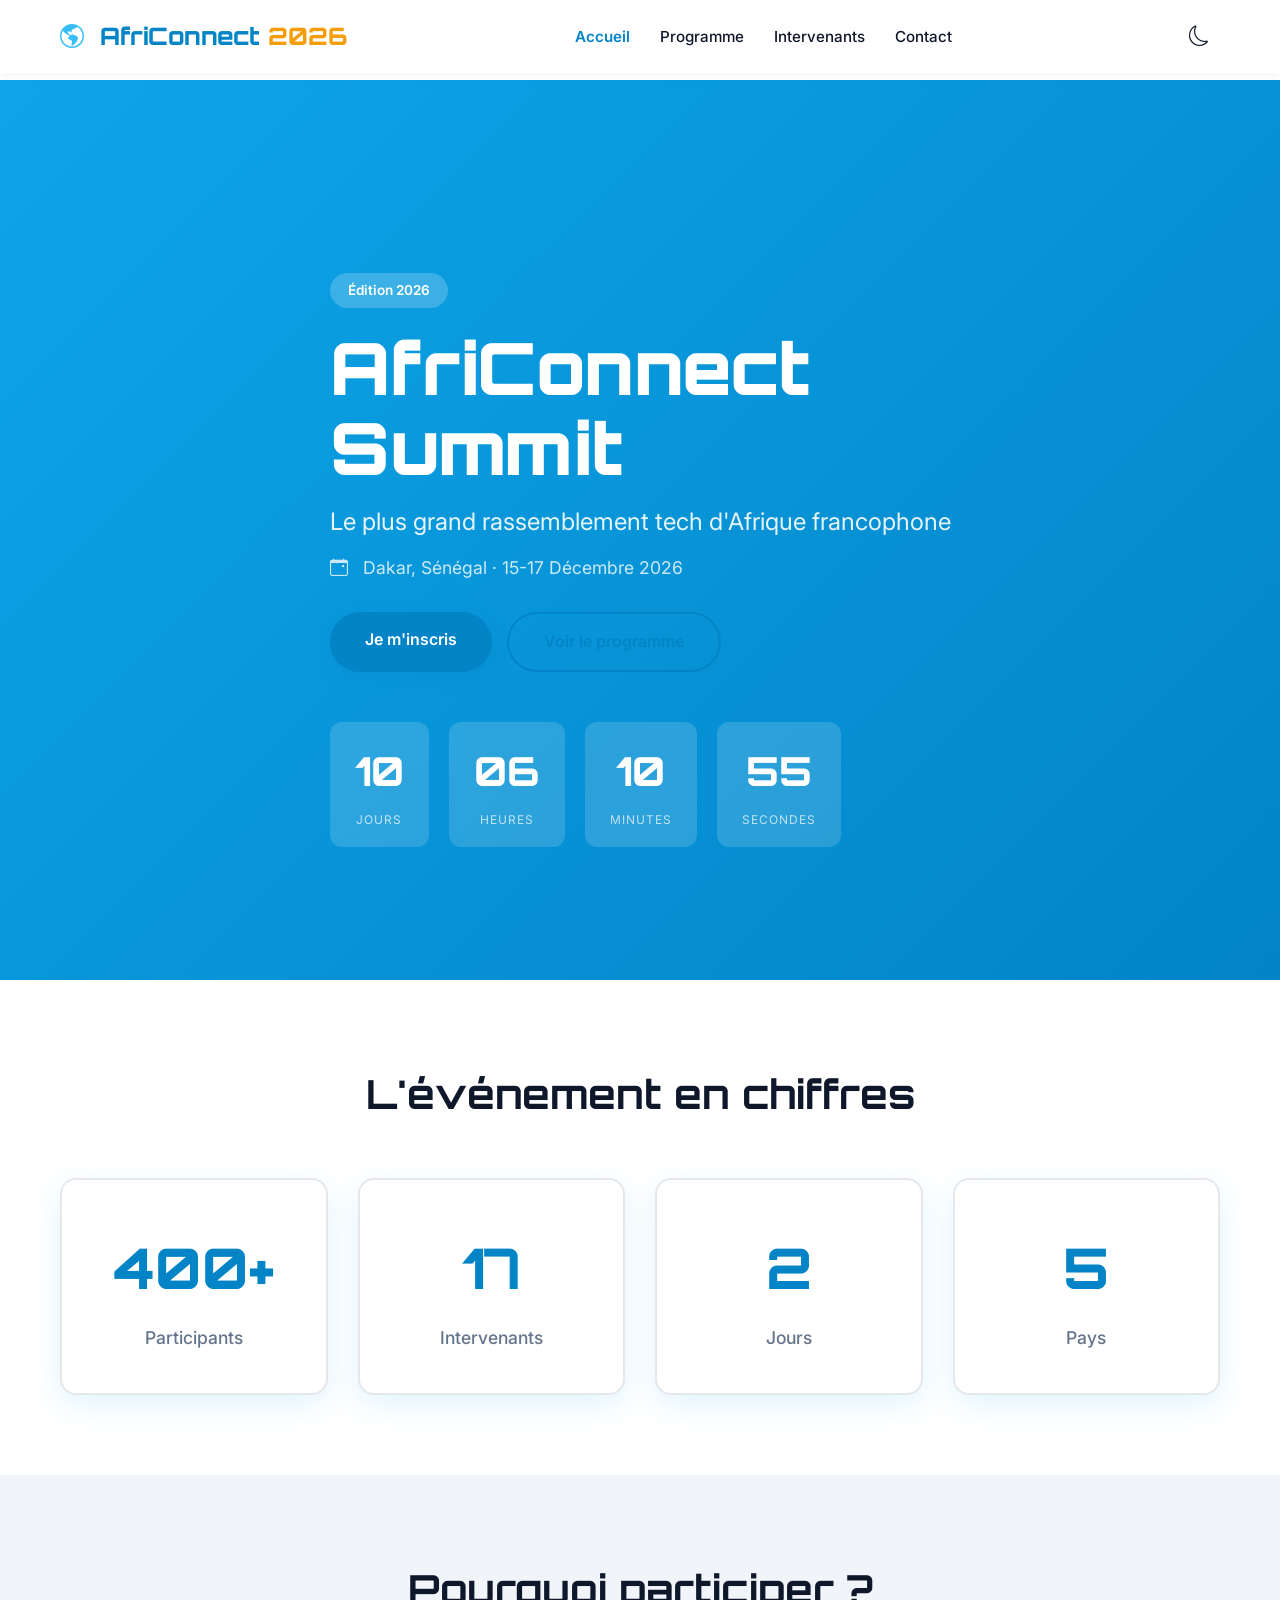
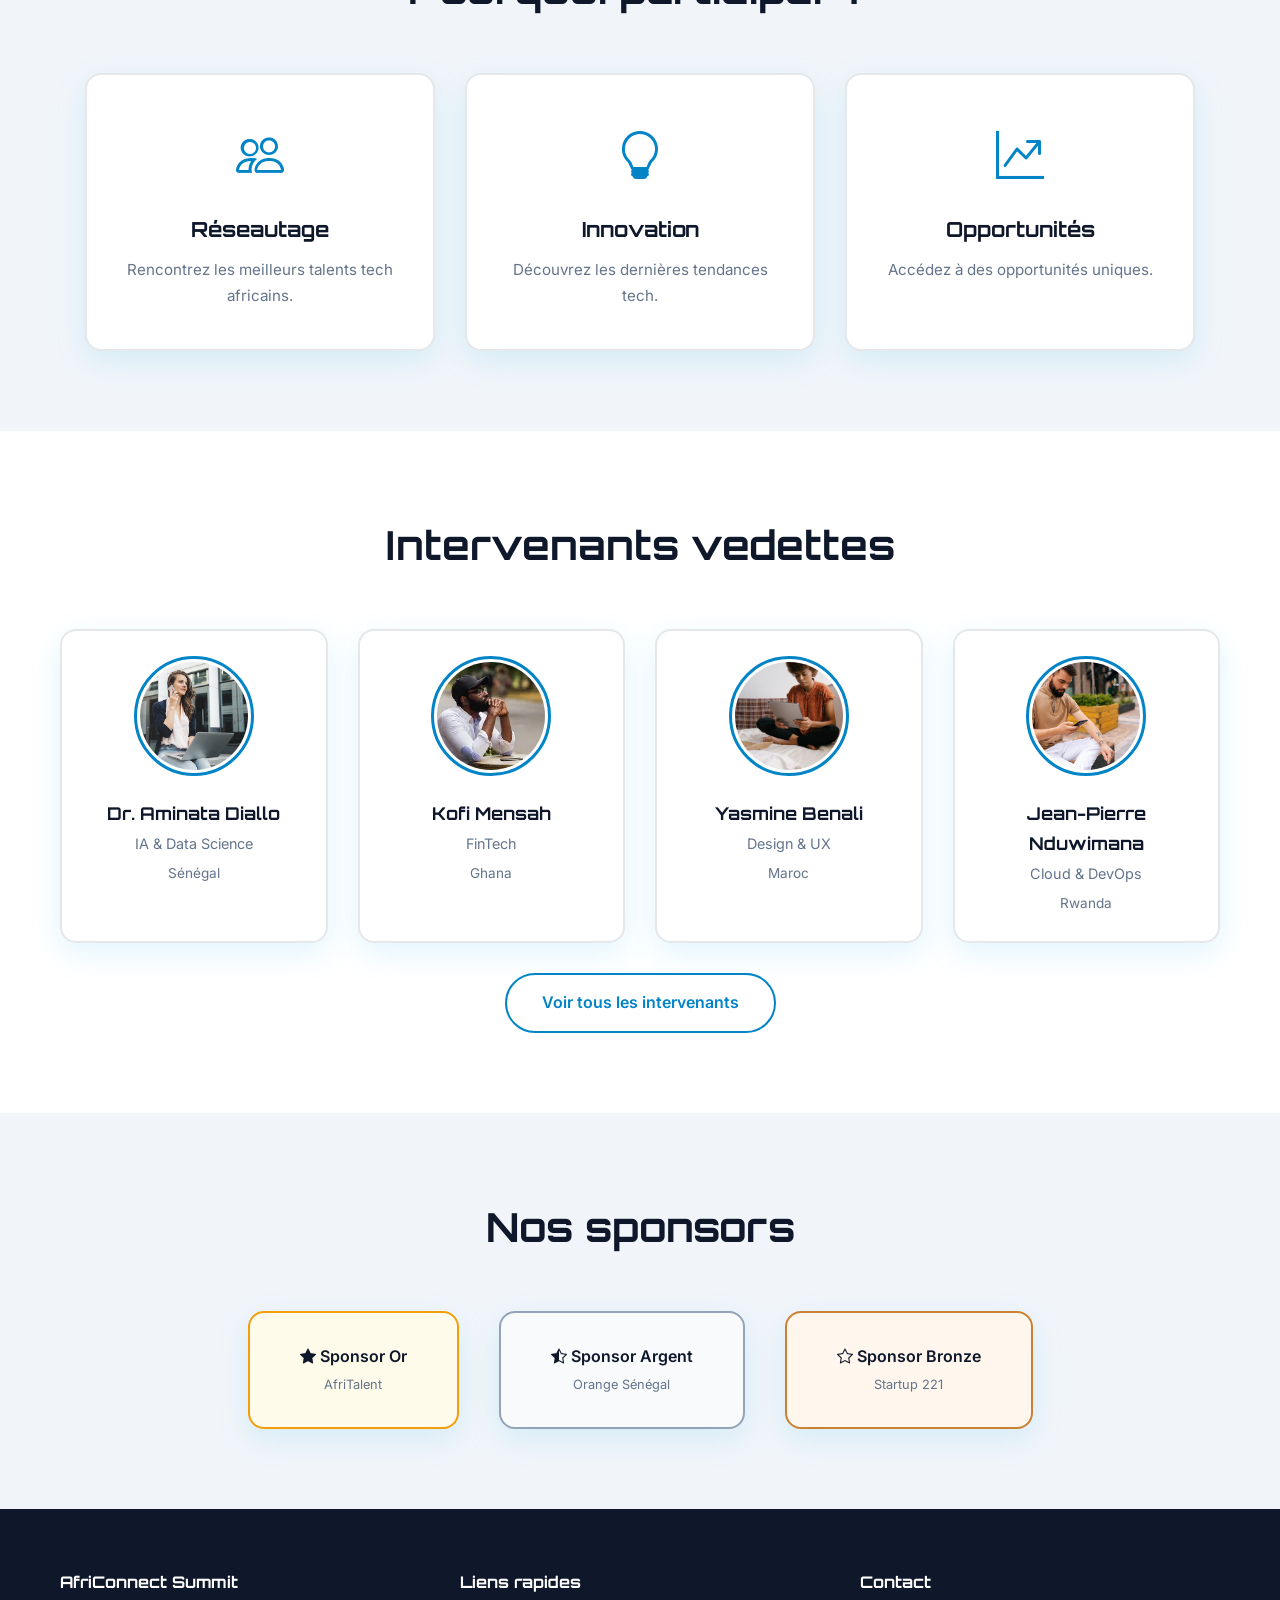
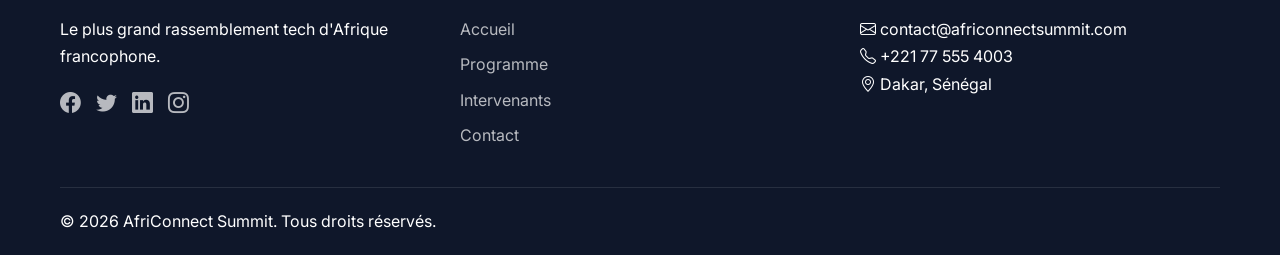
<file: index.html>
<!DOCTYPE html>
<html lang="fr">
<head>
    <meta charset="UTF-8">
    <meta name="viewport" content="width=device-width, initial-scale=1.0">
    <title>AfriConnect Summit 2026</title>
    <link href="https://fonts.googleapis.com/css2?family=Orbitron:wght@400;700;800;900&family=Inter:wght@300;400;600;700&display=swap" rel="stylesheet">
    <link rel="stylesheet" href="https://cdn.jsdelivr.net/npm/bootstrap-icons@1.11.3/font/bootstrap-icons.css">
    <link rel="stylesheet" href="css/style.css">
</head>
<body>

    <!-- ===== NAVBAR ===== -->
    <nav class="navbar" id="mainNav">
        <div class="container">
            <a class="navbar-brand" href="index.html"><i class="bi bi-globe-americas"></i> AfriConnect <span>2026</span></a>
            <button class="navbar-toggler" id="navToggle"><i class="bi bi-list"></i></button>
            <ul class="nav-menu" id="navMenu">
                <li><a href="index.html" class="active">Accueil</a></li>
                <li><a href="programme.html">Programme</a></li>
                <li><a href="intervenants.html">Intervenants</a></li>
                <li><a href="contact.html">Contact</a></li>
            </ul>
            <button class="dark-toggle" id="darkModeToggle"><i class="bi bi-moon"></i></button>
        </div>
    </nav>

    <!-- ===== HERO ===== -->
    <section class="hero">
        <div class="container">
            <div class="hero-content">
                <span class="hero-badge">Édition 2026</span>
                <h1 class="hero-title">AfriConnect<br>Summit</h1>
                <p class="hero-subtitle">Le plus grand rassemblement tech d'Afrique francophone</p>
                <p class="hero-dates"><i class="bi bi-calendar-event"></i> Dakar, Sénégal · 15-17 Décembre 2026</p>
                <div class="hero-buttons">
                    <a href="contact.html" class="btn btn-primary">Je m'inscris</a>
                    <a href="programme.html" class="btn btn-outline">Voir le programme</a>
                </div>
                <div class="countdown">
                    <div class="countdown-item"><span class="countdown-number" id="days">00</span><span class="countdown-label">Jours</span></div>
                    <div class="countdown-item"><span class="countdown-number" id="hours">00</span><span class="countdown-label">Heures</span></div>
                    <div class="countdown-item"><span class="countdown-number" id="minutes">00</span><span class="countdown-label">Minutes</span></div>
                    <div class="countdown-item"><span class="countdown-number" id="seconds">00</span><span class="countdown-label">Secondes</span></div>
                </div>
            </div>
        </div>
    </section>

    <!-- ===== STATS ===== -->
    <section class="stats section-padding">
        <div class="container">
            <h2 class="section-title">L'événement en chiffres</h2>
            <div class="stats-grid">
                <div class="stat-card"><span class="counter" data-target="1200">0</span><span>+</span><p>Participants</p></div>
                <div class="stat-card"><span class="counter" data-target="48">0</span><p>Intervenants</p></div>
                <div class="stat-card"><span class="counter" data-target="3">0</span><p>Jours</p></div>
                <div class="stat-card"><span class="counter" data-target="12">0</span><p>Pays</p></div>
            </div>
        </div>
    </section>

    <!-- ===== WHY ===== -->
    <section class="why section-padding bg-light">
        <div class="container">
            <h2 class="section-title">Pourquoi participer ?</h2>
            <div class="why-grid">
                <div class="why-card"><i class="bi bi-people"></i><h3>Réseautage</h3><p>Rencontrez les meilleurs talents tech africains.</p></div>
                <div class="why-card"><i class="bi bi-lightbulb"></i><h3>Innovation</h3><p>Découvrez les dernières tendances tech.</p></div>
                <div class="why-card"><i class="bi bi-graph-up-arrow"></i><h3>Opportunités</h3><p>Accédez à des opportunités uniques.</p></div>
            </div>
        </div>
    </section>

    <!-- ===== SPEAKERS ===== -->
    <section class="speakers section-padding">
        <div class="container">
            <h2 class="section-title">Intervenants vedettes</h2>
            <div class="speakers-grid">
                <div class="speaker-card"><img src="images/intervenant (4).jpg" alt="Dr. Aminata Diallo"><h4>Dr. Aminata Diallo</h4><p>IA & Data Science</p><span>Sénégal</span></div>
                <div class="speaker-card"><img src="images/intervenant.jpg" alt="Kofi Mensah"><h4>Kofi Mensah</h4><p>FinTech</p><span>Ghana</span></div>
                <div class="speaker-card"><img src="images/intervenant (3).jpg" alt="Yasmine Benali"><h4>Yasmine Benali</h4><p>Design & UX</p><span>Maroc</span></div>
                <div class="speaker-card"><img src="images/intervenant8.jpg" alt="Jean-Pierre Nduwimana"><h4>Jean-Pierre Nduwimana</h4><p>Cloud & DevOps</p><span>Rwanda</span></div>
            </div>
            <div class="text-center mt-4"><a href="intervenants.html" class="btn btn-outline">Voir tous les intervenants</a></div>
        </div>
    </section>

    <!-- ===== SPONSORS ===== -->
    <section class="sponsors section-padding bg-light">
        <div class="container">
            <h2 class="section-title">Nos sponsors</h2>
            <div class="sponsors-grid">
                <div class="sponsor-card gold"><i class="bi bi-star-fill"></i> Sponsor Or<br><span class="sponsor-example">AfriTalent</span></div>
                <div class="sponsor-card silver"><i class="bi bi-star-half"></i> Sponsor Argent<br><span class="sponsor-example">Orange Sénégal</span></div>
                <div class="sponsor-card bronze"><i class="bi bi-star"></i> Sponsor Bronze<br><span class="sponsor-example">Startup 221</span></div>
            </div>
        </div>
    </section>

    <!-- ===== FOOTER ===== -->
    <footer>
        <div class="container">
            <div class="footer-grid">
                <div class="footer-col"><h4>AfriConnect Summit</h4><p>Le plus grand rassemblement tech d'Afrique francophone.</p><div class="social-links"><a href="#"><i class="bi bi-facebook"></i></a><a href="#"><i class="bi bi-twitter"></i></a><a href="#"><i class="bi bi-linkedin"></i></a><a href="#"><i class="bi bi-instagram"></i></a></div></div>
                <div class="footer-col"><h4>Liens rapides</h4><ul><li><a href="index.html">Accueil</a></li><li><a href="programme.html">Programme</a></li><li><a href="intervenants.html">Intervenants</a></li><li><a href="contact.html">Contact</a></li></ul></div>
                <div class="footer-col"><h4>Contact</h4><p><i class="bi bi-envelope"></i> contact@africonnectsummit.com</p><p><i class="bi bi-telephone"></i> +221 77 555 4003</p><p><i class="bi bi-geo-alt"></i> Dakar, Sénégal</p></div>
            </div>
            <div class="footer-bottom"><p>© <span id="currentYear">2026</span> AfriConnect Summit. Tous droits réservés.</p><button id="backToTop" class="btn-back-top"><i class="bi bi-arrow-up"></i></button></div>
        </div>
    </footer>

    <script src="js/main.js"></script>
</body>
</html>
</file>
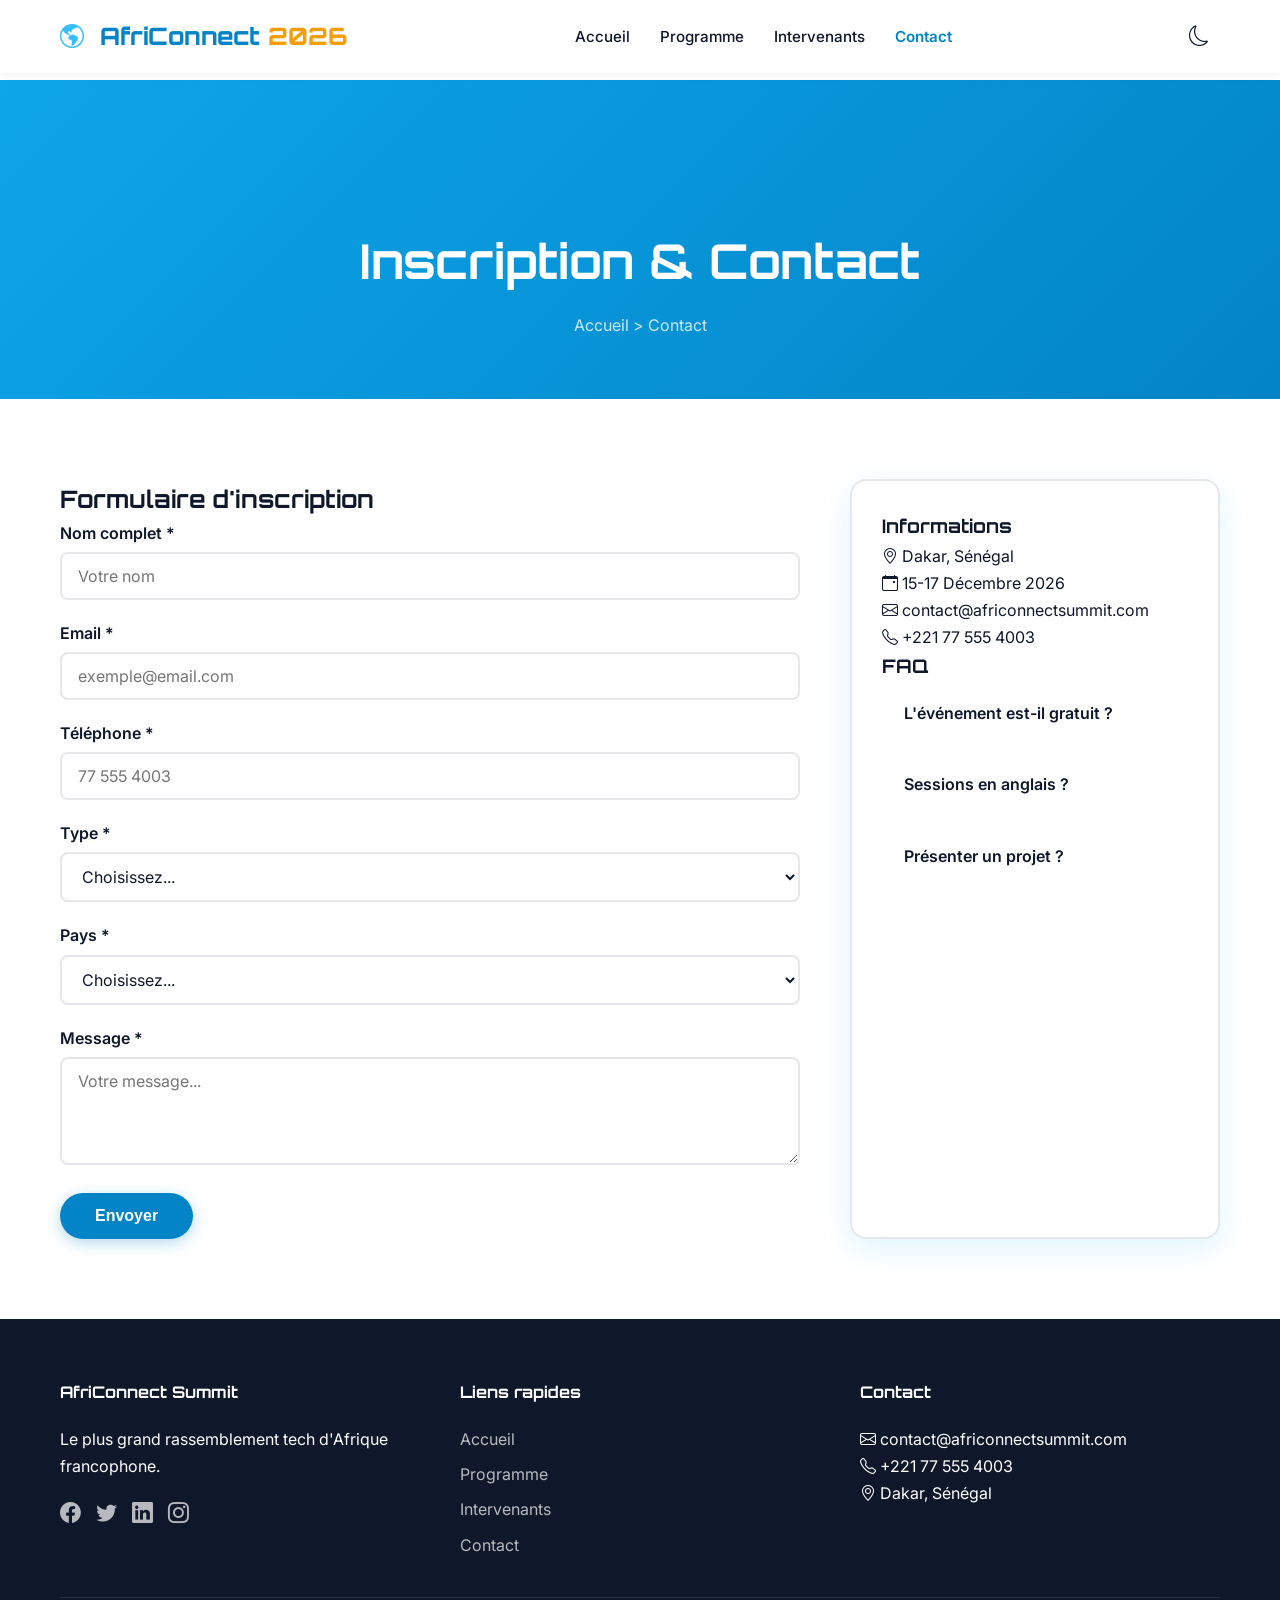
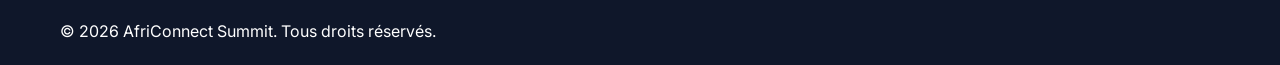
<file: contact.html>
<!DOCTYPE html>
<html lang="fr">
<head>
    <meta charset="UTF-8">
    <meta name="viewport" content="width=device-width, initial-scale=1.0">
    <title>Contact - AfriConnect Summit 2026</title>
    <link href="https://fonts.googleapis.com/css2?family=Orbitron:wght@400;700;800;900&family=Inter:wght@300;400;600;700&display=swap" rel="stylesheet">
    <link rel="stylesheet" href="https://cdn.jsdelivr.net/npm/bootstrap-icons@1.11.3/font/bootstrap-icons.css">
    <link rel="stylesheet" href="css/style.css">
</head>
<body>

    <!-- ===== NAVBAR ===== -->
    <nav class="navbar" id="mainNav">
        <div class="container">
            <a class="navbar-brand" href="index.html"><i class="bi bi-globe-americas"></i> AfriConnect <span>2026</span></a>
            <button class="navbar-toggler" id="navToggle"><i class="bi bi-list"></i></button>
            <ul class="nav-menu" id="navMenu">
                <li><a href="index.html">Accueil</a></li>
                <li><a href="programme.html">Programme</a></li>
                <li><a href="intervenants.html">Intervenants</a></li>
                <li><a href="contact.html" class="active">Contact</a></li>
            </ul>
            <button class="dark-toggle" id="darkModeToggle"><i class="bi bi-moon"></i></button>
        </div>
    </nav>

    <!-- ===== PAGE HERO ===== -->
    <section class="page-hero"><div class="container"><h1>Inscription & Contact</h1><p class="breadcrumb"><a href="index.html">Accueil</a> &gt; Contact</p></div></section>

    <!-- ===== CONTACT ===== -->
    <section class="contact section-padding">
        <div class="container">
            <div class="contact-grid">
                <div class="contact-form">
                    <h2>Formulaire d'inscription</h2>
                    <form id="contactForm">
                        <div class="form-group"><label for="nom">Nom complet *</label><input type="text" id="nom" placeholder="Votre nom" required><span class="error-message" id="nomError"></span></div>
                        <div class="form-group"><label for="email">Email *</label><input type="email" id="email" placeholder="exemple@email.com" required><span class="error-message" id="emailError"></span></div>
                        <div class="form-group"><label for="telephone">Téléphone *</label><input type="tel" id="telephone" placeholder="77 555 4003" required><span class="error-message" id="telephoneError"></span></div>
                        <div class="form-group"><label for="participant">Type *</label><select id="participant" required><option value="">Choisissez...</option><option value="participant">Participant</option><option value="speaker">Intervenant</option><option value="sponsor">Sponsor</option></select><span class="error-message" id="participantError"></span></div>
                        <div class="form-group"><label for="pays">Pays *</label><select id="pays" required><option value="">Choisissez...</option><option value="senegal">Sénégal</option><option value="maroc">Maroc</option><option value="ghana">Ghana</option><option value="nigeria">Nigeria</option><option value="kenya">Kenya</option></select><span class="error-message" id="paysError"></span></div>
                        <div class="form-group"><label for="message">Message *</label><textarea id="message" rows="4" placeholder="Votre message..." required></textarea><span class="error-message" id="messageError"></span></div>
                        <button type="submit" class="btn btn-primary">Envoyer</button>
                        <div id="successMessage" style="display:none;"></div>
                    </form>
                </div>
                <div class="contact-info">
                    <h3>Informations</h3>
                    <p><i class="bi bi-geo-alt"></i> Dakar, Sénégal</p>
                    <p><i class="bi bi-calendar-event"></i> 15-17 Décembre 2026</p>
                    <p><i class="bi bi-envelope"></i> contact@africonnectsummit.com</p>
                    <p><i class="bi bi-telephone"></i> +221 77 555 4003</p>
                    <h3>FAQ</h3>
                    <div class="accordion"><input type="checkbox" id="faq1"><label for="faq1">L'événement est-il gratuit ?</label><div class="accordion-content"><p>Oui, l'entrée est gratuite sur inscription.</p></div></div>
                    <div class="accordion"><input type="checkbox" id="faq2"><label for="faq2">Sessions en anglais ?</label><div class="accordion-content"><p>Oui, avec traduction simultanée.</p></div></div>
                    <div class="accordion"><input type="checkbox" id="faq3"><label for="faq3">Présenter un projet ?</label><div class="accordion-content"><p>Oui, espace dédié aux pitches.</p></div></div>
                    <div class="map-container"><iframe src="https://www.google.com/maps/embed?pb=!1m18!1m12!1m3!1d3859.852212486645!2d-17.447186!3d14.693724!2m3!1f0!2f0!3f0!3m2!1i1024!2i768!4f13.1!3m3!1m2!1s0x0%3A0x0!2zMTTCsDQxJzM3LjQiTiAxN8KwMjYnNDkuNyJX!5e0!3m2!1sfr!2ssn!4v1234567890" width="100%" height="200" style="border:0; border-radius:12px;" allowfullscreen="" loading="lazy"></iframe></div>
                </div>
            </div>
        </div>
    </section>

    <!-- ===== FOOTER ===== -->
    <footer>
        <div class="container">
            <div class="footer-grid">
                <div class="footer-col"><h4>AfriConnect Summit</h4><p>Le plus grand rassemblement tech d'Afrique francophone.</p><div class="social-links"><a href="#"><i class="bi bi-facebook"></i></a><a href="#"><i class="bi bi-twitter"></i></a><a href="#"><i class="bi bi-linkedin"></i></a><a href="#"><i class="bi bi-instagram"></i></a></div></div>
                <div class="footer-col"><h4>Liens rapides</h4><ul><li><a href="index.html">Accueil</a></li><li><a href="programme.html">Programme</a></li><li><a href="intervenants.html">Intervenants</a></li><li><a href="contact.html">Contact</a></li></ul></div>
                <div class="footer-col"><h4>Contact</h4><p><i class="bi bi-envelope"></i> contact@africonnectsummit.com</p><p><i class="bi bi-telephone"></i> +221 77 555 4003</p><p><i class="bi bi-geo-alt"></i> Dakar, Sénégal</p></div>
            </div>
            <div class="footer-bottom"><p>© <span id="currentYear">2026</span> AfriConnect Summit. Tous droits réservés.</p><button id="backToTop" class="btn-back-top"><i class="bi bi-arrow-up"></i></button></div>
        </div>
    </footer>

    <script src="js/main.js"></script>
</body>
</html>
</file>
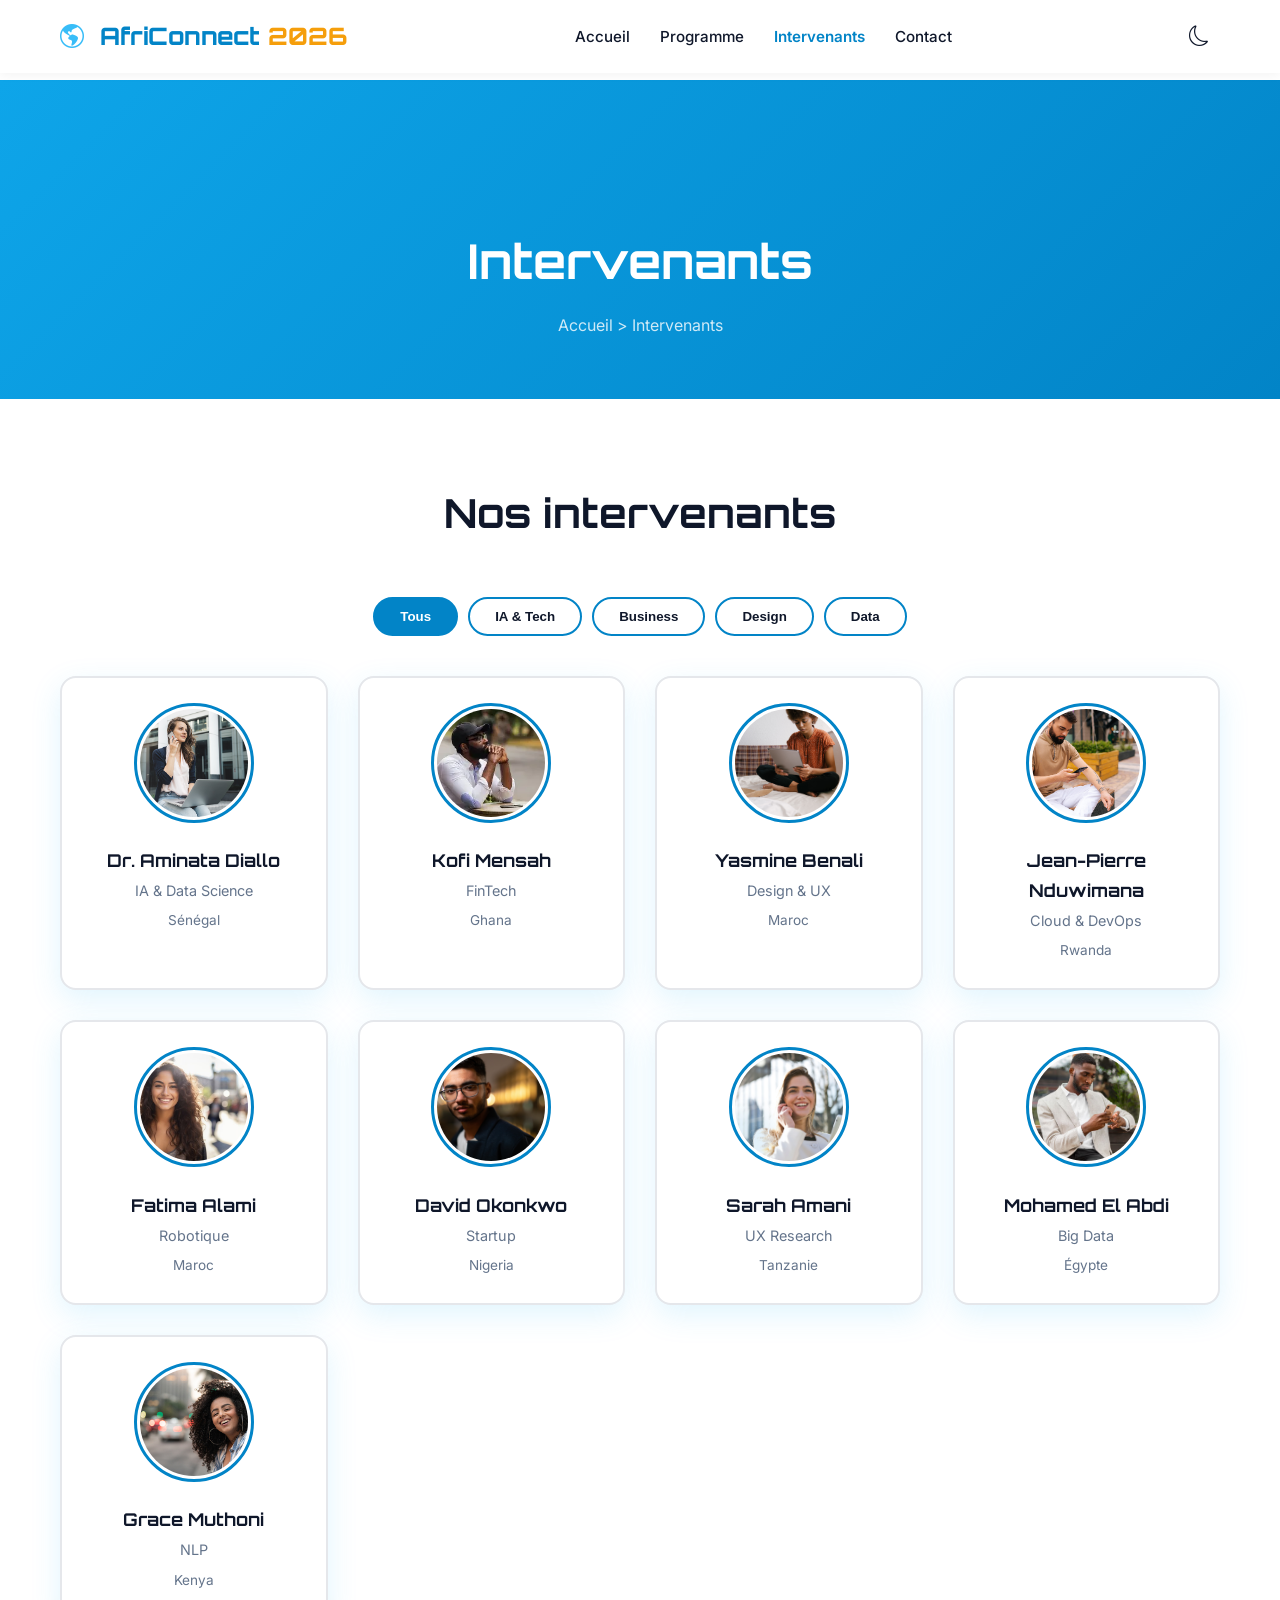
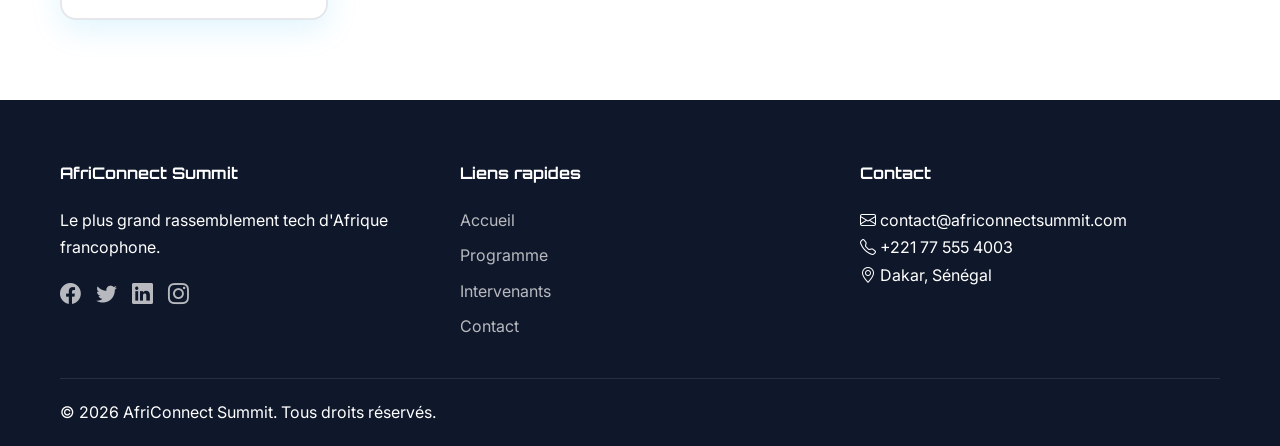
<file: intervenants.html>
<!DOCTYPE html>
<html lang="fr">
<head>
    <meta charset="UTF-8">
    <meta name="viewport" content="width=device-width, initial-scale=1.0">
    <title>AfriConnect Summit 2026</title>
    <link href="https://fonts.googleapis.com/css2?family=Orbitron:wght@400;700;800;900&family=Inter:wght@300;400;600;700&display=swap" rel="stylesheet">
    <link rel="stylesheet" href="https://cdn.jsdelivr.net/npm/bootstrap-icons@1.11.3/font/bootstrap-icons.css">
    <link rel="stylesheet" href="css/style.css">
</head>
<body>

    <!-- ===== NAVBAR ===== -->
    <nav class="navbar" id="mainNav">
        <div class="container">
            <a class="navbar-brand" href="index.html"><i class="bi bi-globe-americas"></i> AfriConnect <span>2026</span></a>
            <button class="navbar-toggler" id="navToggle"><i class="bi bi-list"></i></button>
            <ul class="nav-menu" id="navMenu">
                <li><a href="index.html">Accueil</a></li>
                <li><a href="programme.html">Programme</a></li>
                <li><a href="intervenants.html" class="active">Intervenants</a></li>
                <li><a href="contact.html">Contact</a></li>
            </ul>
            <button class="dark-toggle" id="darkModeToggle"><i class="bi bi-moon"></i></button>
        </div>
    </nav>

    <!-- ===== PAGE HERO ===== -->
    <section class="page-hero"><div class="container"><h1>Intervenants</h1><p class="breadcrumb"><a href="index.html">Accueil</a> &gt; Intervenants</p></div></section>

    <!-- ===== FILTRES + INTERVENANTS ===== -->
    <section class="filters section-padding">
        <div class="container">
            <h2 class="section-title">Nos intervenants</h2>
            <div class="filter-buttons">
                <button class="filter-btn active" data-category="all">Tous</button>
                <button class="filter-btn" data-category="ia">IA & Tech</button>
                <button class="filter-btn" data-category="business">Business</button>
                <button class="filter-btn" data-category="design">Design</button>
                <button class="filter-btn" data-category="data">Data</button>
            </div>
            <div class="speakers-grid" id="speakersGrid">
                <div class="speaker-card" data-category="ia"><img src="images/intervenant (4).jpg" alt="Dr. A. Diallo"><h4>Dr. Aminata Diallo</h4><p>IA & Data Science</p><span>Sénégal</span></div>
                <div class="speaker-card" data-category="business"><img src="images/intervenant.jpg" alt="Kofi Mensah"><h4>Kofi Mensah</h4><p>FinTech</p><span>Ghana</span></div>
                <div class="speaker-card" data-category="design"><img src="images/intervenant (3).jpg" alt="Yasmine Benali"><h4>Yasmine Benali</h4><p>Design & UX</p><span>Maroc</span></div>
                <div class="speaker-card" data-category="data"><img src="images/intervenant8.jpg" alt="J-P. Nduwimana"><h4>Jean-Pierre Nduwimana</h4><p>Cloud & DevOps</p><span>Rwanda</span></div>
                <div class="speaker-card" data-category="ia"><img src="images/intervenant7.jpg" alt="Fatima Alami"><h4>Fatima Alami</h4><p>Robotique</p><span>Maroc</span></div>
                <div class="speaker-card" data-category="business"><img src="images/intervenant9.jpg" alt="David Okonkwo"><h4>David Okonkwo</h4><p>Startup</p><span>Nigeria</span></div>
                <div class="speaker-card" data-category="design"><img src="images/intervenant (5).jpg" alt="Sarah Amani"><h4>Sarah Amani</h4><p>UX Research</p><span>Tanzanie</span></div>
                <div class="speaker-card" data-category="data"><img src="images/intervenant (2).jpg" alt="Mohamed El Abdi"><h4>Mohamed El Abdi</h4><p>Big Data</p><span>Égypte</span></div>
                <div class="speaker-card" data-category="ia"><img src="images/intervenant6.jpg" alt="Grace Muthoni"><h4>Grace Muthoni</h4><p>NLP</p><span>Kenya</span></div>
            </div>
        </div>
    </section>

    <!-- ===== FOOTER ===== -->
    <footer>
        <div class="container">
            <div class="footer-grid">
                <div class="footer-col"><h4>AfriConnect Summit</h4><p>Le plus grand rassemblement tech d'Afrique francophone.</p><div class="social-links"><a href="#"><i class="bi bi-facebook"></i></a><a href="#"><i class="bi bi-twitter"></i></a><a href="#"><i class="bi bi-linkedin"></i></a><a href="#"><i class="bi bi-instagram"></i></a></div></div>
                <div class="footer-col"><h4>Liens rapides</h4><ul><li><a href="index.html">Accueil</a></li><li><a href="programme.html">Programme</a></li><li><a href="intervenants.html">Intervenants</a></li><li><a href="contact.html">Contact</a></li></ul></div>
                <div class="footer-col"><h4>Contact</h4><p><i class="bi bi-envelope"></i> contact@africonnectsummit.com</p><p><i class="bi bi-telephone"></i> +221 77 555 4003</p><p><i class="bi bi-geo-alt"></i> Dakar, Sénégal</p></div>
            </div>
            <div class="footer-bottom"><p>© <span id="currentYear">2026</span> AfriConnect Summit. Tous droits réservés.</p><button id="backToTop" class="btn-back-top"><i class="bi bi-arrow-up"></i></button></div>
        </div>
    </footer>

    <script src="js/main.js"></script>
</body>
</html>
</file>
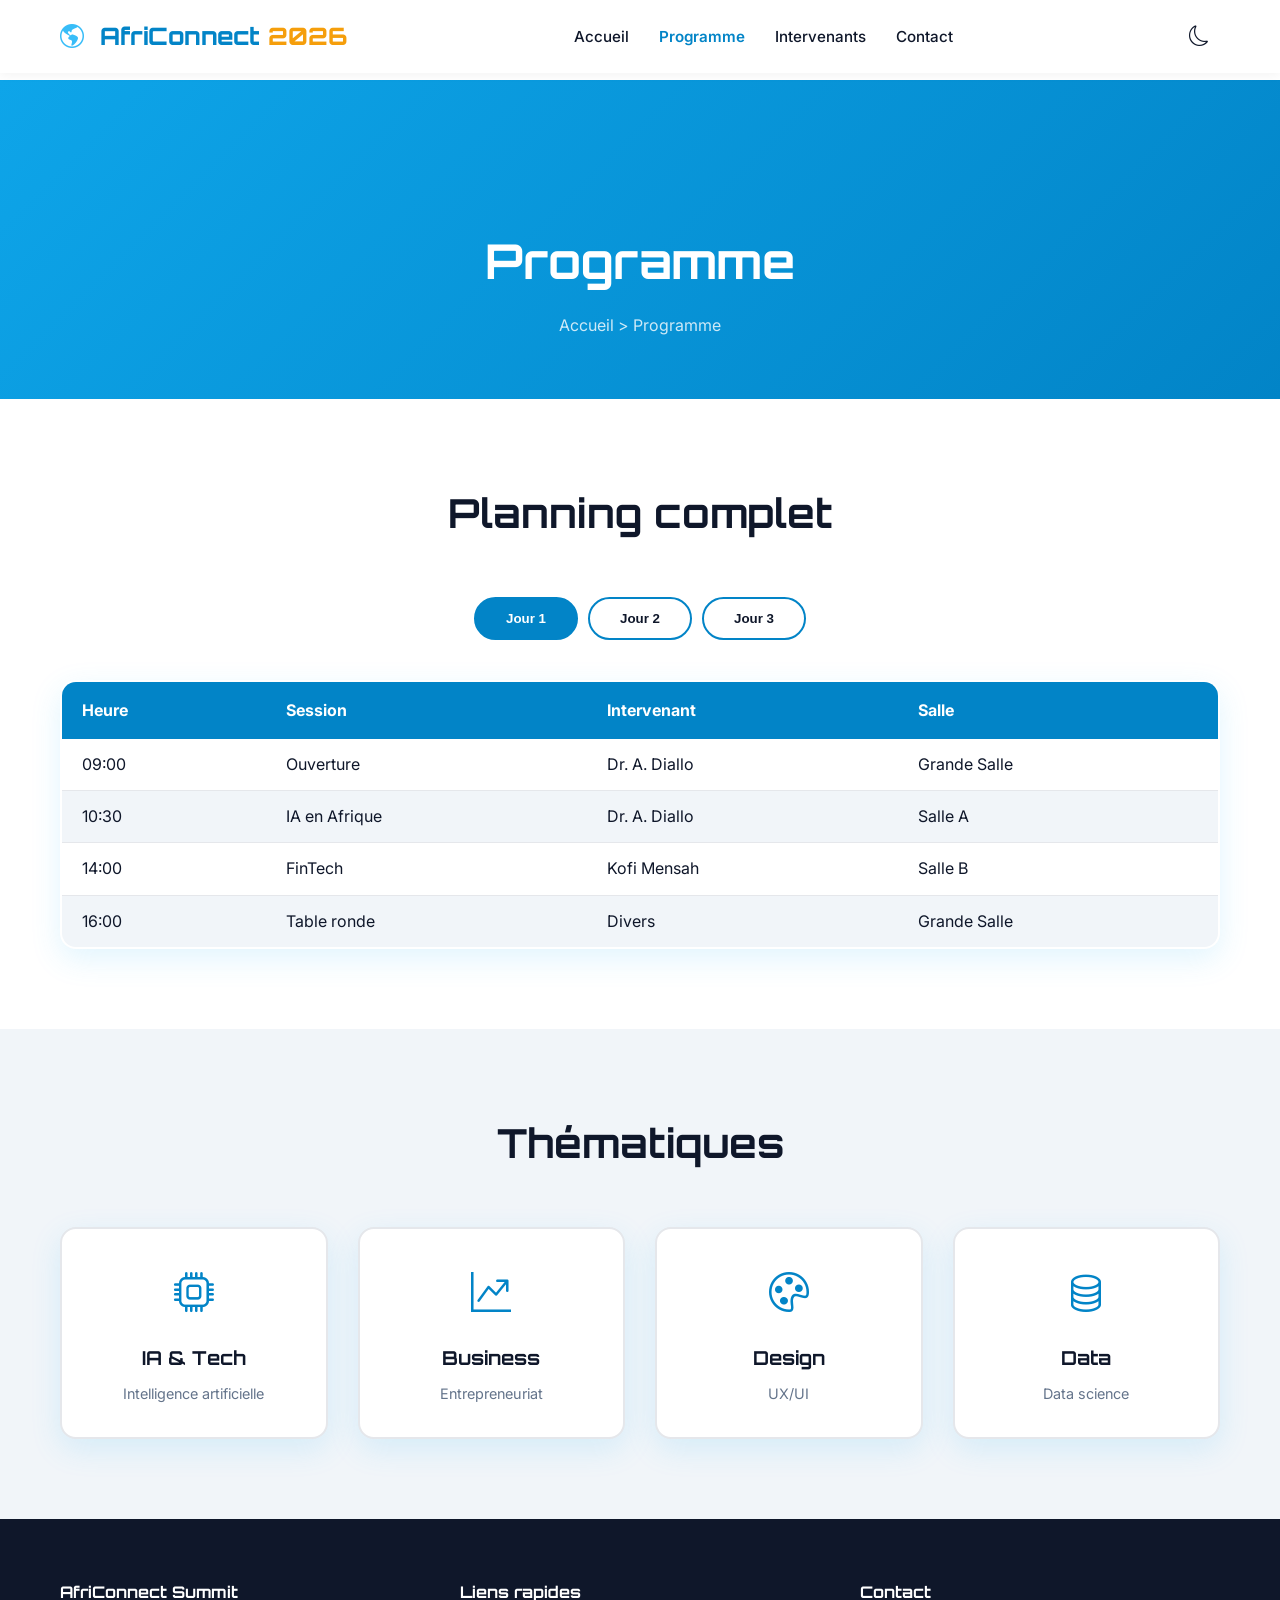
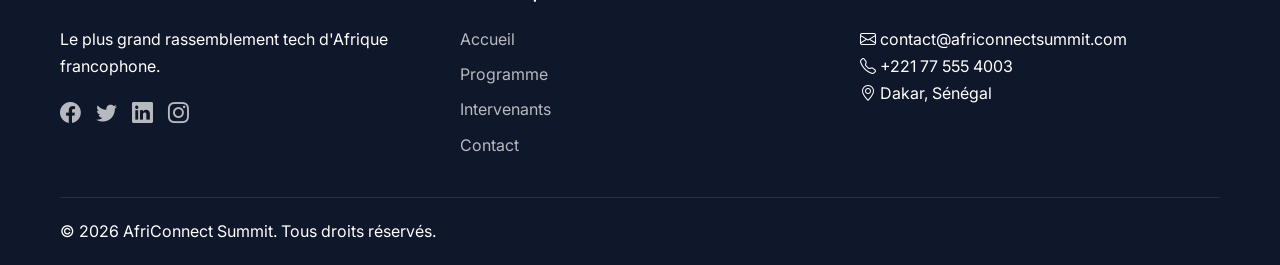
<file: programme.html>
<!DOCTYPE html>
<html lang="fr">
<head>
    <meta charset="UTF-8">
    <meta name="viewport" content="width=device-width, initial-scale=1.0">
    <title>AfriConnect Summit 2026</title>
    <link href="https://fonts.googleapis.com/css2?family=Orbitron:wght@400;700;800;900&family=Inter:wght@300;400;600;700&display=swap" rel="stylesheet">
    <link rel="stylesheet" href="https://cdn.jsdelivr.net/npm/bootstrap-icons@1.11.3/font/bootstrap-icons.css">
    <link rel="stylesheet" href="css/style.css">
</head>
<body>

    <!-- ===== NAVBAR ===== -->
    <nav class="navbar" id="mainNav">
        <div class="container">
            <a class="navbar-brand" href="index.html"><i class="bi bi-globe-americas"></i> AfriConnect <span>2026</span></a>
            <button class="navbar-toggler" id="navToggle"><i class="bi bi-list"></i></button>
            <ul class="nav-menu" id="navMenu">
                <li><a href="index.html">Accueil</a></li>
                <li><a href="programme.html" class="active">Programme</a></li>
                <li><a href="intervenants.html">Intervenants</a></li>
                <li><a href="contact.html">Contact</a></li>
            </ul>
            <button class="dark-toggle" id="darkModeToggle"><i class="bi bi-moon"></i></button>
        </div>
    </nav>

    <!-- ===== PAGE HERO ===== -->
    <section class="page-hero"><div class="container"><h1>Programme</h1><p class="breadcrumb"><a href="index.html">Accueil</a> &gt; Programme</p></div></section>

    <!-- ===== PROGRAMME ===== -->
    <section class="program section-padding">
        <div class="container">
            <h2 class="section-title">Planning complet</h2>
            <div class="tabs">
                <button class="tab-btn active" data-day="1">Jour 1</button>
                <button class="tab-btn" data-day="2">Jour 2</button>
                <button class="tab-btn" data-day="3">Jour 3</button>
            </div>
            <div class="tab-content active" id="day1">
                <table><thead><tr><th>Heure</th><th>Session</th><th>Intervenant</th><th>Salle</th></tr></thead>
                <tbody><tr><td>09:00</td><td>Ouverture</td><td>Dr. A. Diallo</td><td>Grande Salle</td></tr>
                <tr><td>10:30</td><td>IA en Afrique</td><td>Dr. A. Diallo</td><td>Salle A</td></tr>
                <tr><td>14:00</td><td>FinTech</td><td>Kofi Mensah</td><td>Salle B</td></tr>
                <tr><td>16:00</td><td>Table ronde</td><td>Divers</td><td>Grande Salle</td></tr></tbody></table>
            </div>
            <div class="tab-content" id="day2">
                <table><thead><tr><th>Heure</th><th>Session</th><th>Intervenant</th><th>Salle</th></tr></thead>
                <tbody><tr><td>09:00</td><td>Design UX</td><td>Yasmine Benali</td><td>Salle A</td></tr>
                <tr><td>10:30</td><td>Cloud</td><td>J-P. Nduwimana</td><td>Salle B</td></tr>
                <tr><td>14:00</td><td>Data Science</td><td>Dr. A. Diallo</td><td>Grande Salle</td></tr></tbody></table>
            </div>
            <div class="tab-content" id="day3">
                <table><thead><tr><th>Heure</th><th>Session</th><th>Intervenant</th><th>Salle</th></tr></thead>
                <tbody><tr><td>09:00</td><td>Cybersécurité</td><td>J-P. Nduwimana</td><td>Grande Salle</td></tr>
                <tr><td>10:30</td><td>Tech durable</td><td>Kofi Mensah</td><td>Salle A</td></tr>
                <tr><td>14:00</td><td>Pitch startups</td><td>Divers</td><td>Grande Salle</td></tr></tbody></table>
            </div>
        </div>
    </section>

    <!-- ===== THEMES ===== -->
    <section class="themes section-padding bg-light">
        <div class="container">
            <h2 class="section-title">Thématiques</h2>
            <div class="themes-grid">
                <div class="theme-card"><i class="bi bi-cpu"></i><h3>IA & Tech</h3><p>Intelligence artificielle</p></div>
                <div class="theme-card"><i class="bi bi-graph-up-arrow"></i><h3>Business</h3><p>Entrepreneuriat</p></div>
                <div class="theme-card"><i class="bi bi-palette"></i><h3>Design</h3><p>UX/UI</p></div>
                <div class="theme-card"><i class="bi bi-database"></i><h3>Data</h3><p>Data science</p></div>
            </div>
        </div>
    </section>

    <!-- ===== FOOTER ===== -->
    <footer>
        <div class="container">
            <div class="footer-grid">
                <div class="footer-col"><h4>AfriConnect Summit</h4><p>Le plus grand rassemblement tech d'Afrique francophone.</p><div class="social-links"><a href="#"><i class="bi bi-facebook"></i></a><a href="#"><i class="bi bi-twitter"></i></a><a href="#"><i class="bi bi-linkedin"></i></a><a href="#"><i class="bi bi-instagram"></i></a></div></div>
                <div class="footer-col"><h4>Liens rapides</h4><ul><li><a href="index.html">Accueil</a></li><li><a href="programme.html">Programme</a></li><li><a href="intervenants.html">Intervenants</a></li><li><a href="contact.html">Contact</a></li></ul></div>
                <div class="footer-col"><h4>Contact</h4><p><i class="bi bi-envelope"></i> contact@africonnectsummit.com</p><p><i class="bi bi-telephone"></i> +221 77 555 4003</p><p><i class="bi bi-geo-alt"></i> Dakar, Sénégal</p></div>
            </div>
            <div class="footer-bottom"><p>© <span id="currentYear">2026</span> AfriConnect Summit. Tous droits réservés.</p><button id="backToTop" class="btn-back-top"><i class="bi bi-arrow-up"></i></button></div>
        </div>
    </footer>

    <script src="js/main.js"></script>
</body>
</html>
</file>
<file: css/style.css>
:root {
    --primary: #38BDF8;
    --primary-dark: #0284C7;
    --primary-light: #E0F2FE;
    --secondary: #F59E0B;
    --secondary-hover: #D97706;
    --dark: #0F172A;
    --light: #FFFFFF;
    --gray: #64748B;
    --gray-light: #F1F5F9;
    --text-dark: #0F172A;
    --text-light: #FFFFFF;
    --font-heading: 'Orbitron', sans-serif;
    --font-body: 'Inter', sans-serif;
    --radius: 16px;
    --shadow: 0 10px 30px rgba(56,189,248,0.15);
    --transition: 0.3s ease;
}

* { margin:0; padding:0; box-sizing:border-box; }

body {
    font-family: var(--font-body);
    color: var(--text-dark);
    background: var(--light);
    padding-top: 80px;
    line-height:1.7;
}

h1,h2,h3,h4,h5 { font-family: var(--font-heading); }
a { text-decoration:none; color:var(--primary-dark); transition:var(--transition); }
a:hover { color:var(--primary); }
img { max-width:100%; height:auto; }
ul { list-style:none; }

.container { max-width:1200px; margin:0 auto; padding:0 20px; }
.section-padding { padding:80px 0; }
.section-title { font-size:2.5rem; text-align:center; margin-bottom:50px; font-weight:700; color:var(--text-dark); }
.bg-light { background:var(--gray-light); }
.text-center { text-align:center; }
.mt-4 { margin-top:30px; }

.navbar {
    position:fixed; top:0; left:0; right:0; z-index:1000;
    padding:16px 0;
    background:rgba(255,255,255,0.96);
    backdrop-filter:blur(12px);
    box-shadow:0 2px 10px rgba(0,0,0,0.05);
    transition:all var(--transition);
}
.navbar .container { display:flex; justify-content:space-between; align-items:center; }
.navbar-brand {
    font-family:var(--font-heading); font-weight:800; font-size:1.5rem;
    color:var(--primary-dark);
}
.navbar-brand span { color:var(--secondary); }
.navbar-brand i { margin-right:8px; color:var(--primary); }

.nav-menu { display:flex; gap:30px; align-items:center; }
.nav-menu a {
    color:var(--text-dark); font-weight:500; font-size:0.95rem;
    transition:color var(--transition);
}
.nav-menu a:hover { color:var(--primary-dark); }
.nav-menu a.active { color:var(--primary-dark); font-weight:600; }

.navbar-toggler { display:none; background:none; border:none; font-size:1.8rem; color:var(--text-dark); cursor:pointer; }
.dark-toggle { background:none; border:none; font-size:1.3rem; color:var(--text-dark); cursor:pointer; padding:5px 10px; transition:var(--transition); }
.dark-toggle:hover { color:var(--primary); }

.btn {
    display:inline-block; padding:14px 35px; border-radius:50px; font-weight:600; font-size:1rem;
    transition:all var(--transition); cursor:pointer; border:none; text-align:center;
}
.btn-primary {
    background:var(--primary-dark); color:#fff;
    box-shadow:0 4px 15px rgba(2,132,199,0.3);
}
.btn-primary:hover {
    background:var(--primary); transform:translateY(-3px);
    box-shadow:0 8px 30px rgba(56,189,248,0.4);
}
.btn-outline {
    background:transparent; color:var(--primary-dark); border:2px solid var(--primary-dark);
}
.btn-outline:hover {
    background:var(--primary-dark); color:#fff; transform:translateY(-3px);
}

.hero {
    min-height:100vh; display:flex; align-items:center;
    background:linear-gradient(135deg, #0EA5E9 0%, #0284C7 100%);
    color:#fff; padding:120px 0 60px;
}
.hero-content { max-width:700px; }
.hero-badge {
    display:inline-block; background:rgba(255,255,255,0.2); padding:6px 18px;
    border-radius:50px; font-size:0.85rem; font-weight:600; margin-bottom:20px;
}
.hero-title { font-size:4.5rem; font-weight:900; line-height:1.1; margin-bottom:15px; }
.hero-subtitle { font-size:1.5rem; font-weight:400; margin-bottom:10px; opacity:0.9; }
.hero-dates { font-size:1.1rem; margin-bottom:30px; opacity:0.8; }
.hero-dates i { margin-right:10px; }
.hero-buttons { display:flex; gap:15px; flex-wrap:wrap; margin-bottom:50px; }

.countdown { display:flex; gap:20px; flex-wrap:wrap; }
.countdown-item {
    text-align:center; background:rgba(255,255,255,0.15); padding:15px 25px;
    border-radius:12px; min-width:80px;
}
.countdown-number { font-family:var(--font-heading); font-size:2.5rem; font-weight:800; display:block; }
.countdown-label { font-size:0.75rem; opacity:0.7; text-transform:uppercase; letter-spacing:1px; }

footer { background:var(--dark); color:var(--text-light); padding:60px 0 20px; }
.footer-grid { display:grid; grid-template-columns:repeat(3,1fr); gap:40px; margin-bottom:30px; }
.footer-col h4 { margin-bottom:20px; color:#fff; }
.footer-col ul li { margin-bottom:8px; }
.footer-col ul a { color:rgba(255,255,255,0.7); transition:color var(--transition); }
.footer-col ul a:hover { color:var(--primary); }
.social-links { display:flex; gap:15px; margin-top:15px; }
.social-links a { color:rgba(255,255,255,0.7); font-size:1.3rem; transition:all var(--transition); }
.social-links a:hover { color:var(--primary); transform:translateY(-3px); }
.footer-bottom { border-top:1px solid rgba(255,255,255,0.1); padding-top:20px; display:flex; justify-content:space-between; align-items:center; }

.btn-back-top {
    background:var(--primary-dark); color:#fff; border:none; width:45px; height:45px;
    border-radius:50%; font-size:1.2rem; cursor:pointer; transition:all var(--transition);
    opacity:0; visibility:hidden; position:fixed; bottom:30px; right:30px; z-index:999;
}
.btn-back-top.show { opacity:1; visibility:visible; }
.btn-back-top:hover { background:var(--primary); transform:translateY(-3px); }

.page-hero {
    padding:140px 0 60px;
    background:linear-gradient(135deg, #0EA5E9 0%, #0284C7 100%);
    color:#fff; text-align:center;
}
.page-hero h1 { font-size:3rem; }
.breadcrumb { margin-top:10px; opacity:0.8; }
.breadcrumb a { color:#fff; }
.breadcrumb a:hover { text-decoration:underline; }

/* ===== STATS ===== */
.stats-grid {
    display: grid;
    grid-template-columns: repeat(4, 1fr);
    gap: 30px;
}

.stat-card {
    text-align: center;
    padding: 40px 20px;
    background: #fff;
    border-radius: var(--radius);
    box-shadow: var(--shadow);
    transition: all var(--transition);
    border: 2px solid #E5E7EB;
}

.stat-card:hover {
    transform: translateY(-8px);
    box-shadow: 0 15px 40px rgba(56,189,248,0.2);
    border-color: var(--primary-dark);
}

.stat-card span {
    font-family: var(--font-heading);
    font-size: 3.5rem;
    font-weight: 800;
    color: var(--primary-dark);
    display: inline-block;
}

.stat-card p {
    font-size: 1.1rem;
    font-weight: 500;
    margin-top: 8px;
    color: var(--gray);
}

/* ===== WHY ===== */
.why-grid {
    display: flex;
    gap: 30px;
    flex-wrap: wrap;
    justify-content: center;
}

.why-card {
    flex: 1;
    min-width: 250px;
    max-width: 350px;
    padding: 40px 30px;
    text-align: center;
    background: #fff;
    border-radius: var(--radius);
    box-shadow: var(--shadow);
    transition: all var(--transition);
    border: 2px solid #E5E7EB;
}

.why-card:hover {
    transform: translateY(-8px);
    box-shadow: 0 15px 40px rgba(56,189,248,0.2);
    border-color: var(--primary-dark);
}

.why-card i {
    font-size: 3rem;
    color: var(--primary-dark);
    margin-bottom: 15px;
    display: block;
}

.why-card h3 {
    font-size: 1.3rem;
    margin-bottom: 10px;
    color: var(--text-dark);
}

.why-card p {
    color: var(--gray);
    font-size: 0.95rem;
}

/* ===== SPEAKERS ===== */
.speakers-grid {
    display: grid;
    grid-template-columns: repeat(4, 1fr);
    gap: 30px;
}

.speaker-card {
    text-align: center;
    padding: 25px 20px;
    background: #fff;
    border-radius: var(--radius);
    box-shadow: var(--shadow);
    transition: all var(--transition);
    border: 2px solid #E5E7EB;
}

.speaker-card:hover {
    transform: translateY(-8px);
    box-shadow: 0 15px 40px rgba(56,189,248,0.2);
    border-color: var(--primary-dark);
}

.speaker-card img {
    width: 120px;
    height: 120px;
    border-radius: 50%;
    object-fit: cover;
    margin-bottom: 15px;
    border: 3px solid var(--primary-dark);
    padding: 3px;
}

.speaker-card h4 {
    font-size: 1.1rem;
    margin-bottom: 3px;
}

.speaker-card p {
    color: var(--gray);
    font-size: 0.9rem;
    margin-bottom: 3px;
}

.speaker-card span {
    font-size: 0.85rem;
    color: var(--gray);
}

/* ===== SPONSORS ===== */
.sponsors-grid {
    display: flex;
    justify-content: center;
    align-items: center;
    gap: 40px;
    flex-wrap: wrap;
}

.sponsor-card {
    padding: 30px 50px;
    border-radius: var(--radius);
    background: #fff;
    box-shadow: var(--shadow);
    font-weight: 600;
    transition: all var(--transition);
    text-align: center;
    border: 2px solid #E5E7EB;
    min-width: 200px;
}

.sponsor-card .sponsor-example {
    font-size: 0.8rem;
    font-weight: 400;
    color: var(--gray);
    margin-top: 8px;
}

.sponsor-card:hover {
    transform: translateY(-5px);
    box-shadow: 0 15px 40px rgba(56,189,248,0.2);
}

.sponsor-card.gold { border-color: #F59E0B; background: #FFFBEB; }
.sponsor-card.silver { border-color: #94A3B8; background: #F8FAFC; }
.sponsor-card.bronze { border-color: #CD7F32; background: #FFF7ED; }

/* ===== PROGRAMME ===== */
.tabs {
    display: flex;
    gap: 10px;
    margin-bottom: 40px;
    flex-wrap: wrap;
    justify-content: center;
}

.tab-btn {
    padding: 12px 30px;
    border: 2px solid var(--primary-dark);
    background: transparent;
    color: var(--text-dark);
    border-radius: 50px;
    font-weight: 600;
    cursor: pointer;
    transition: all var(--transition);
}

.tab-btn:hover, .tab-btn.active {
    background: var(--primary-dark);
    color: #fff;
}

.tab-content { display: none; animation: fadeIn 0.5s ease; }
.tab-content.active { display: block; }

@keyframes fadeIn {
    0% { opacity: 0; transform: translateY(10px); }
    100% { opacity: 1; transform: translateY(0); }
}

/* ===== TABLE ===== */
table {
    width: 100%;
    border-collapse: collapse;
    background: #fff;
    border-radius: var(--radius);
    overflow: hidden;
    box-shadow: var(--shadow);
    border: 2px solid #E5E7EB;
}
th { background: var(--primary-dark); color: #fff; padding: 15px 20px; text-align: left; }
td { padding: 12px 20px; border-bottom: 1px solid #E5E7EB; }
tr:nth-child(even) { background: var(--gray-light); }
tr:hover { background: var(--primary-light); }

/* ===== THEMES ===== */
.themes-grid {
    display: grid;
    grid-template-columns: repeat(4, 1fr);
    gap: 30px;
}
.theme-card {
    padding: 30px 20px;
    text-align: center;
    background: #fff;
    border-radius: var(--radius);
    box-shadow: var(--shadow);
    transition: all var(--transition);
    border: 2px solid #E5E7EB;
}
.theme-card:hover {
    transform: translateY(-5px);
    box-shadow: 0 15px 40px rgba(56,189,248,0.2);
    border-color: var(--primary-dark);
}
.theme-card i { font-size: 2.5rem; color: var(--primary-dark); margin-bottom: 15px; display: block; }
.theme-card h3 { font-size: 1.2rem; margin-bottom: 8px; }
.theme-card p { color: var(--gray); font-size: 0.9rem; }

/* ===== FILTERS ===== */
.filter-buttons {
    display: flex;
    gap: 10px;
    flex-wrap: wrap;
    justify-content: center;
    margin-bottom: 40px;
}
.filter-btn {
    padding: 10px 25px;
    border: 2px solid var(--primary-dark);
    background: transparent;
    color: var(--text-dark);
    border-radius: 50px;
    font-weight: 600;
    cursor: pointer;
    transition: all var(--transition);
}
.filter-btn:hover, .filter-btn.active {
    background: var(--primary-dark);
    color: #fff;
}

/* ===== CONTACT ===== */
.contact-grid {
    display: grid;
    grid-template-columns: 2fr 1fr;
    gap: 50px;
}
.contact-info {
    background: #fff;
    padding: 30px;
    border-radius: var(--radius);
    box-shadow: var(--shadow);
    border: 2px solid #E5E7EB;
}
.form-group { margin-bottom: 20px; }
.form-group label { display: block; font-weight: 600; margin-bottom: 5px; }
.form-group input, .form-group select, .form-group textarea {
    width: 100%;
    padding: 12px 16px;
    border: 2px solid #E5E7EB;
    border-radius: 8px;
    font-family: var(--font-body);
    font-size: 1rem;
    transition: all var(--transition);
    background: #fff;
    color: var(--text-dark);
}
.form-group input:focus, .form-group select:focus, .form-group textarea:focus {
    outline: none;
    border-color: var(--primary-dark);
    box-shadow: 0 0 0 4px rgba(56,189,248,0.15);
}
.form-group input.is-invalid { border-color: #EF4444; }
.form-group input.is-valid { border-color: #22C55E; }

.error-message {
    color: #EF4444;
    font-size: 0.85rem;
    display: none;
    margin-top: 5px;
}
.error-message.show { display: block; }

#successMessage {
    margin-top: 20px;
    padding: 15px 20px;
    border-radius: 8px;
    font-weight: 600;
    display: none;
}
#successMessage.success { background: #22C55E; color: #fff; display: block; }
#successMessage.error { background: #EF4444; color: #fff; display: block; }

/* ===== ACCORDION ===== */
.accordion { margin-bottom: 10px; }
.accordion input { display: none; }
.accordion label {
    display: block;
    padding: 15px 20px;
    background: #fff;
    border-radius: 8px;
    cursor: pointer;
    font-weight: 600;
    transition: all var(--transition);
    border: 2px solid transparent;
}
.accordion label:hover { border-color: var(--primary-dark); }
.accordion .accordion-content {
    max-height: 0;
    overflow: hidden;
    padding: 0 20px;
    transition: max-height 0.4s ease, padding 0.4s ease;
}
.accordion input:checked ~ .accordion-content {
    max-height: 200px;
    padding: 15px 20px;
}

/* ===== MAP ===== */
.map-container { margin-top: 20px; }
.map-container iframe { width: 100%; height: 250px; border: 0; border-radius: 12px; }

/* ===== FADE-IN ===== */
.fade-in { opacity: 0; transform: translateY(30px); transition: opacity 0.8s ease, transform 0.8s ease; }
.fade-in.visible { opacity: 1; transform: translateY(0); }

/* ===== DARK MODE ===== */
body.dark-mode {
    background: #1E293B;
    color: #E2E8F0;
}
body.dark-mode .navbar { background: rgba(30,41,59,0.96); border-bottom: 1px solid rgba(255,255,255,0.05); }
body.dark-mode .nav-menu a { color: #E2E8F0; }
body.dark-mode .nav-menu a:hover { color: var(--primary); }
body.dark-mode .nav-menu a.active { color: var(--primary); }
body.dark-mode .stat-card,
body.dark-mode .why-card,
body.dark-mode .speaker-card,
body.dark-mode .theme-card,
body.dark-mode .contact-info,
body.dark-mode .accordion label,
body.dark-mode table {
    background: #334155;
    color: #E2E8F0;
    border-color: #475569;
}
body.dark-mode .stat-card p { color: #94A3B8; }
body.dark-mode .form-group input,
body.dark-mode .form-group select,
body.dark-mode .form-group textarea {
    background: #334155;
    color: #E2E8F0;
    border-color: #475569;
}
body.dark-mode .tab-btn,
body.dark-mode .filter-btn { color: #E2E8F0; }
body.dark-mode .tab-btn:hover,
body.dark-mode .filter-btn:hover { color: #fff; }
body.dark-mode .bg-light { background: #334155; }
body.dark-mode .dark-toggle { color: #E2E8F0; }
body.dark-mode .section-title { color: #E2E8F0; }
body.dark-mode footer { background: #0F172A; border-color: #1E293B; }
body.dark-mode tr:nth-child(even) { background: rgba(255,255,255,0.03); }
body.dark-mode tr:hover { background: rgba(56,189,248,0.08); }
body.dark-mode .why-card h3 { color: #E2E8F0; }

/* ===== RESPONSIVE ===== */
@media (max-width: 992px) {
    .hero-title { font-size: 3.5rem; }
    .stats-grid { grid-template-columns: repeat(2, 1fr); }
    .speakers-grid { grid-template-columns: repeat(2, 1fr); }
    .themes-grid { grid-template-columns: repeat(2, 1fr); }
    .contact-grid { grid-template-columns: 1fr; }
    .footer-grid { grid-template-columns: repeat(2, 1fr); }
}

@media (max-width: 768px) {
    .navbar-toggler { display: block; }
    .nav-menu {
        display: none;
        flex-direction: column;
        gap: 15px;
        padding: 20px 0;
        width: 100%;
        background: #fff;
    }
    .nav-menu.open { display: flex; }
    body.dark-mode .nav-menu { background: #1E293B; }
    .hero { min-height: auto; padding: 120px 0 60px; text-align: center; }
    .hero-title { font-size: 2.5rem; }
    .hero-subtitle { font-size: 1.2rem; }
    .hero-buttons { justify-content: center; }
    .countdown { justify-content: center; gap: 10px; }
    .countdown-item { padding: 10px 15px; min-width: 60px; }
    .countdown-number { font-size: 1.8rem; }
    .section-title { font-size: 2rem; }
    .footer-grid { grid-template-columns: 1fr; }
    .footer-bottom { flex-direction: column; gap: 10px; text-align: center; }
    .tabs { flex-direction: column; }
    .tab-btn { width: 100%; text-align: center; }
    .filter-btn { padding: 8px 16px; font-size: 0.8rem; }
    .sponsors-grid { flex-direction: column; align-items: center; }
    .sponsor-card { width: 100%; max-width: 300px; }
    .sponsor-card.gold { font-size: 1.4rem; padding: 30px 40px; }
}

@media (max-width: 576px) {
    .hero-title { font-size: 2rem; }
    .stats-grid { grid-template-columns: 1fr 1fr; }
    .speakers-grid { grid-template-columns: 1fr; }
    .themes-grid { grid-template-columns: 1fr; }
    .countdown-item { padding: 8px 12px; min-width: 50px; }
    .countdown-number { font-size: 1.4rem; }
    .section-title { font-size: 1.6rem; }
    .hero-buttons .btn { width: 100%; text-align: center; }
    .stat-card { padding: 20px 15px; }
    .stat-card span { font-size: 2.5rem; }
}
</file>
